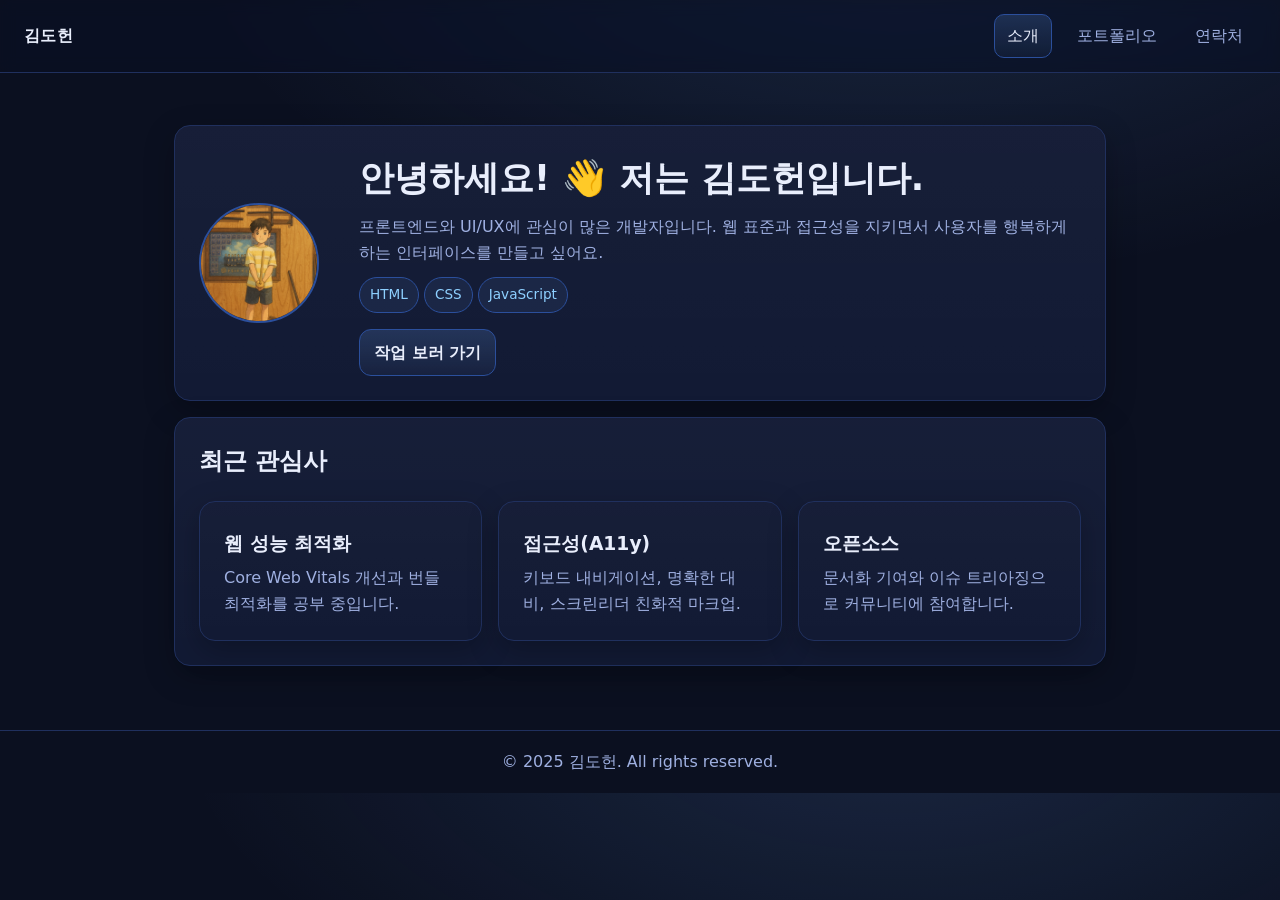
<file: index.html>
<!DOCTYPE html>
<html lang="ko">
<head>
  <meta charset="UTF-8" />
  <meta name="viewport" content="width=device-width, initial-scale=1" />
  <title>김도헌 — 소개</title>
  <link rel="stylesheet" href="style.css" />
</head>
<body>
  <nav>
    <div class="navbar">
      <div class="brand"><a href="index.html">김도헌</a></div>
      <div class="menu">
        <a href="index.html" class="active">소개</a>
        <a href="portfolio.html">포트폴리오</a>
        <a href="contact.html">연락처</a>
      </div>
    </div>
  </nav>
  
  <main class="container">
    <section class="card hero">
      <img src="profile.png" alt="프로필" />
      <div>
        <h1>안녕하세요! 👋 저는 김도헌입니다.</h1>
        <p>
          프론트엔드와 UI/UX에 관심이 많은 개발자입니다. 웹 표준과 접근성을 지키면서
          사용자를 행복하게 하는 인터페이스를 만들고 싶어요.
        </p>
        <p style="margin-top:12px;">
          <span class="badge">HTML</span>
          <span class="badge">CSS</span>
          <span class="badge">JavaScript</span>
        </p>
        <p style="margin-top:16px;">
          <a class="button" href="portfolio.html">작업 보러 가기</a>
        </p>
      </div>
    </section>

    <section class="card" style="margin-top:16px;">
      <h2 style="margin-top:0;">최근 관심사</h2>
      <div class="grid cols-3">
        <div class="card project">
          <h3>웹 성능 최적화</h3>
          <p>Core Web Vitals 개선과 번들 최적화를 공부 중입니다.</p>
        </div>
        <div class="card project">
          <h3>접근성(A11y)</h3>
          <p>키보드 내비게이션, 명확한 대비, 스크린리더 친화적 마크업.</p>
        </div>
        <div class="card project">
          <h3>오픈소스</h3>
          <p>문서화 기여와 이슈 트리아징으로 커뮤니티에 참여합니다.</p>
        </div>
      </div>
    </section>
  </main>

  <footer>
    <div class="inner">© 2025 김도헌. All rights reserved.</div>
  </footer>
</body>
</html>
</file>
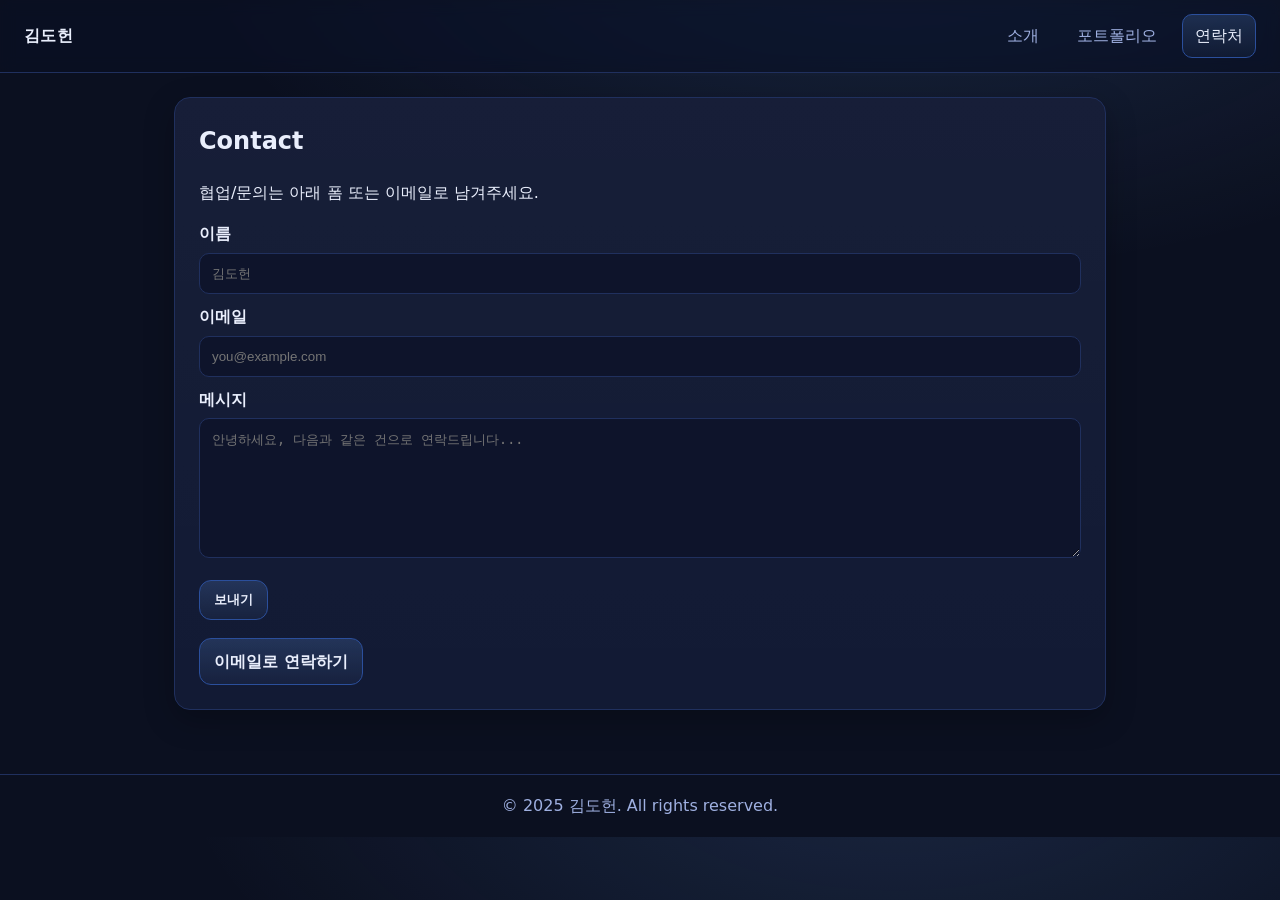
<file: contact.html>
<!DOCTYPE html>
<html lang="ko">
<head>
  <meta charset="UTF-8" />
  <meta name="viewport" content="width=device-width, initial-scale=1" />
  <title>김도헌 — 연락처</title>
  <link rel="stylesheet" href="style.css" />
</head>
<body>
  <nav>
    <div class="navbar">
      <div class="brand"><a href="index.html">김도헌</a></div>
      <div class="menu">
        <a href="index.html">소개</a>
        <a href="portfolio.html">포트폴리오</a>
        <a href="contact.html" class="active">연락처</a>
      </div>
    </div>
  </nav>
  
  <main class="container">
    <section class="card">
      <h1 style="margin-top:0;">Contact</h1>
      <p class="muted">협업/문의는 아래 폼 또는 이메일로 남겨주세요.</p>

      <form onsubmit="event.preventDefault(); alert('메시지를 잘 받았습니다! (데모 폼)');">
        <label for="name">이름</label>
        <input id="name" name="name" placeholder="김도헌" required />

        <label for="email">이메일</label>
        <input id="email" name="email" type="email" placeholder="you@example.com" required />

        <label for="msg">메시지</label>
        <textarea id="msg" name="msg" placeholder="안녕하세요, 다음과 같은 건으로 연락드립니다..."></textarea>

        <div style="margin-top:14px;">
          <button class="button" type="submit">보내기</button>
        </div>
      </form>

      <div style="margin-top:18px;">
        <a class="button" href="mailto:you@example.com">이메일로 연락하기</a>
      </div>
    </section>
  </main>

  <footer>
    <div class="inner">© 2025 김도헌. All rights reserved.</div>
  </footer>
</body>
</html>
</file>
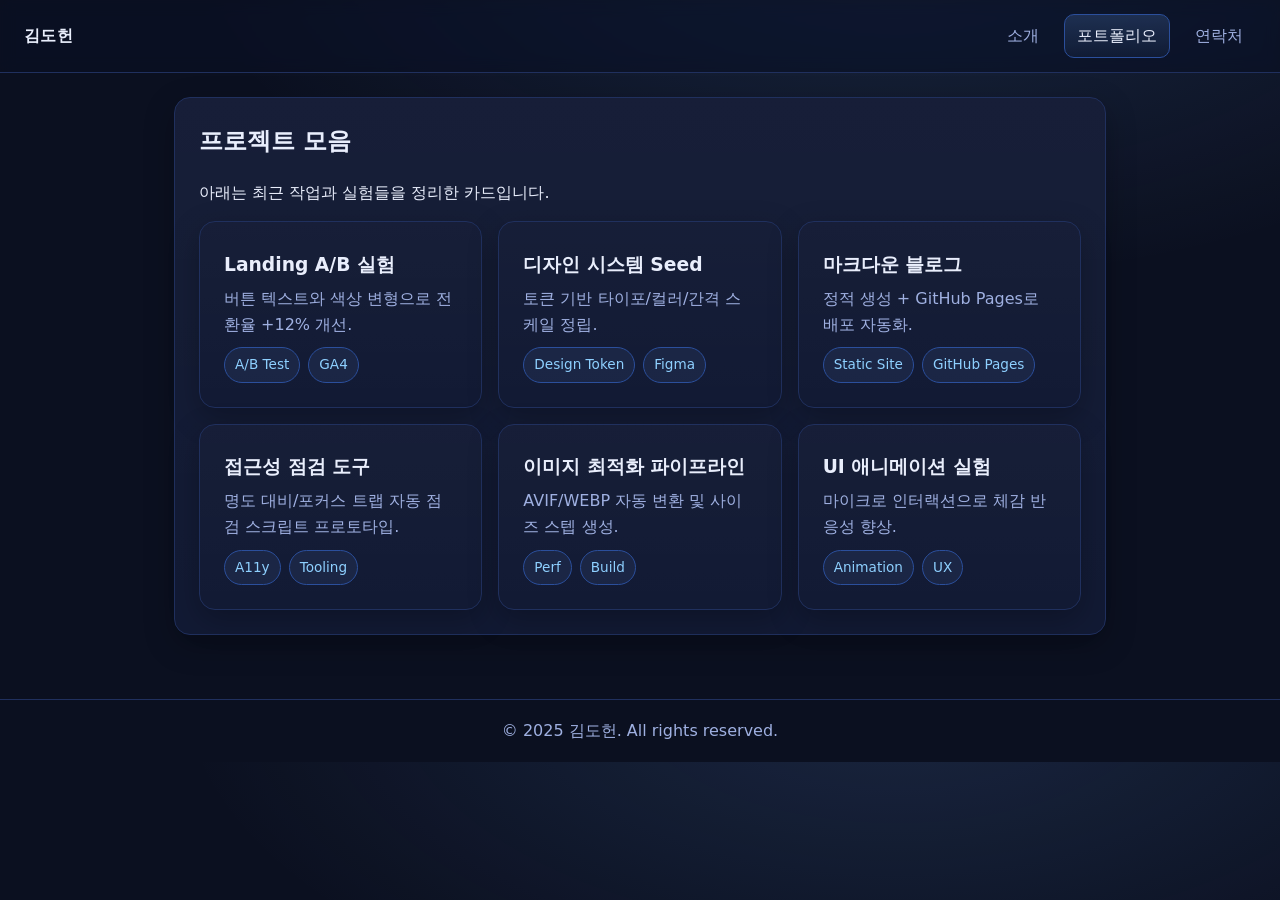
<file: portfolio.html>
<!DOCTYPE html>
<html lang="ko">
<head>
  <meta charset="UTF-8" />
  <meta name="viewport" content="width=device-width, initial-scale=1" />
  <title>김도헌 — 포트폴리오</title>
  <link rel="stylesheet" href="style.css" />
</head>
<body>
  <nav>
    <div class="navbar">
      <div class="brand"><a href="index.html">김도헌</a></div>
      <div class="menu">
        <a href="index.html">소개</a>
        <a href="portfolio.html" class="active">포트폴리오</a>
        <a href="contact.html">연락처</a>
      </div>
    </div>
  </nav>

  <main class="container">
    <section class="card">
      <h1 style="margin-top:0;">프로젝트 모음</h1>
      <p class="muted">아래는 최근 작업과 실험들을 정리한 카드입니다.</p>

      <div class="grid cols-3" style="margin-top:16px;">
        <article class="card project">
          <h3>Landing A/B 실험</h3>
          <p>버튼 텍스트와 색상 변형으로 전환율 +12% 개선.</p>
          <div class="tags">
            <span class="badge">A/B Test</span>
            <span class="badge">GA4</span>
          </div>
        </article>

        <article class="card project">
          <h3>디자인 시스템 Seed</h3>
          <p>토큰 기반 타이포/컬러/간격 스케일 정립.</p>
          <div class="tags">
            <span class="badge">Design Token</span>
            <span class="badge">Figma</span>
          </div>
        </article>

        <article class="card project">
          <h3>마크다운 블로그</h3>
          <p>정적 생성 + GitHub Pages로 배포 자동화.</p>
          <div class="tags">
            <span class="badge">Static Site</span>
            <span class="badge">GitHub Pages</span>
          </div>
        </article>

        <article class="card project">
          <h3>접근성 점검 도구</h3>
          <p>명도 대비/포커스 트랩 자동 점검 스크립트 프로토타입.</p>
          <div class="tags">
            <span class="badge">A11y</span>
            <span class="badge">Tooling</span>
          </div>
        </article>

        <article class="card project">
          <h3>이미지 최적화 파이프라인</h3>
          <p>AVIF/WEBP 자동 변환 및 사이즈 스텝 생성.</p>
          <div class="tags">
            <span class="badge">Perf</span>
            <span class="badge">Build</span>
          </div>
        </article>

        <article class="card project">
          <h3>UI 애니메이션 실험</h3>
          <p>마이크로 인터랙션으로 체감 반응성 향상.</p>
          <div class="tags">
            <span class="badge">Animation</span>
            <span class="badge">UX</span>
          </div>
        </article>
      </div>
    </section>
  </main>
  
  <footer>
    <div class="inner">© 2025 김도헌. All rights reserved.</div>
  </footer>
</body>
</html>
</file>
<file: style.css>
:root{
  --bg:#0b1020;        /* 다크 배경 */
  --card:#121a34;      /* 카드 배경 */
  --text:#e9eefc;      /* 본문 텍스트 */
  --muted:#9fb0e1;     /* 보조 텍스트 */
  --primary:#6ea8fe;   /* 포인트 색 */
  --primary-2:#8ed0ff;
  --border:#20305e;
}

*{ box-sizing:border-box; }
html,body{ margin:0; padding:0; }
body{
  font-family: system-ui, -apple-system, Segoe UI, Roboto, Apple SD Gothic Neo, Noto Sans KR, sans-serif;
  background: radial-gradient(1200px 600px at 70% -10%, rgba(110,168,254,.15), transparent 60%) var(--bg);
  color: var(--text);
  line-height:1.6;
}

/* 공통 레이아웃 */
.container{ max-width:980px; margin:0 auto; padding:24px; }
.card{
  background:linear-gradient(180deg, rgba(255,255,255,.02), rgba(255,255,255,.0)),
             var(--card);
  border:1px solid var(--border);
  border-radius:16px;
  padding:24px;
  box-shadow: 0 10px 30px rgba(0,0,0,.25);
}

/* 상단 내비게이션 */
nav{
  position: sticky; top:0; z-index:50;
  backdrop-filter: saturate(140%) blur(8px);
  background: rgba(11,16,32,.6);
  border-bottom:1px solid var(--border);
}
.navbar{ display:flex; gap:16px; align-items:center; justify-content:space-between; padding:14px 24px; }
.brand{ font-weight:700; letter-spacing:.3px; }
.brand a{ color:var(--text); text-decoration:none; }
.menu{ display:flex; gap:12px; }
.menu a{
  color:var(--muted); text-decoration:none; padding:8px 12px; border-radius:10px; border:1px solid transparent;
}
.menu a:hover{ color:var(--text); background:rgba(255,255,255,.04); border-color:var(--border); }
.menu a.active{ color:var(--text); background:linear-gradient(180deg, rgba(110,168,254,.18), rgba(110,168,254,.05)); border-color:#2b4f9c; }

/* 히어로 */
.hero{ display:grid; grid-template-columns: 1fr; gap:20px; align-items:center; margin-top:28px; }
.hero h1{ font-size:2rem; margin:0 0 8px; }
.hero p{ color:var(--muted); margin:0; }
.hero img{ width:120px; height:120px; border-radius:50%; border:2px solid #2b4f9c; object-fit:cover; }

/* 그리드 */
.grid{ display:grid; gap:16px; }
.grid.cols-3{ grid-template-columns: repeat(auto-fill, minmax(240px,1fr)); }

.badge{
  display:inline-block; font-size:.85rem; padding:6px 10px; border-radius:999px;
  border:1px solid #2b4f9c; color:var(--primary-2); background:rgba(110,168,254,.08);
}

/* 버튼 */
.button{
  display:inline-block; padding:10px 14px; border-radius:12px; border:1px solid #2b4f9c;
  background:linear-gradient(180deg, rgba(110,168,254,.18), rgba(110,168,254,.05));
  color:var(--text); text-decoration:none; font-weight:600;
}
.button:hover{ filter:brightness(1.08); }

/* 프로젝트 카드 */
.project h3{ margin:.2rem 0 .4rem; }
.project p{ color:var(--muted); margin:0; }
.project .tags{ display:flex; flex-wrap:wrap; gap:8px; margin-top:10px; }

/* 연락처 폼 */
form label{ display:block; font-weight:600; margin:10px 0 6px; }
input, textarea{
  width:100%; background:#0e142b; color:var(--text);
  border:1px solid var(--border); border-radius:10px; padding:12px;
}
input:focus, textarea:focus{ outline:none; border-color:#3a63bd; }
textarea{ min-height:140px; resize:vertical; }

/* 푸터 */
footer{ color:var(--muted); border-top:1px solid var(--border); margin-top:40px; }
footer .inner{ padding:18px 24px; text-align:center; }

/* 반응형 */
@media (min-width: 760px){
  .hero{ grid-template-columns: 140px 1fr; }
  .hero h1{ font-size:2.2rem; }
}
</file>
